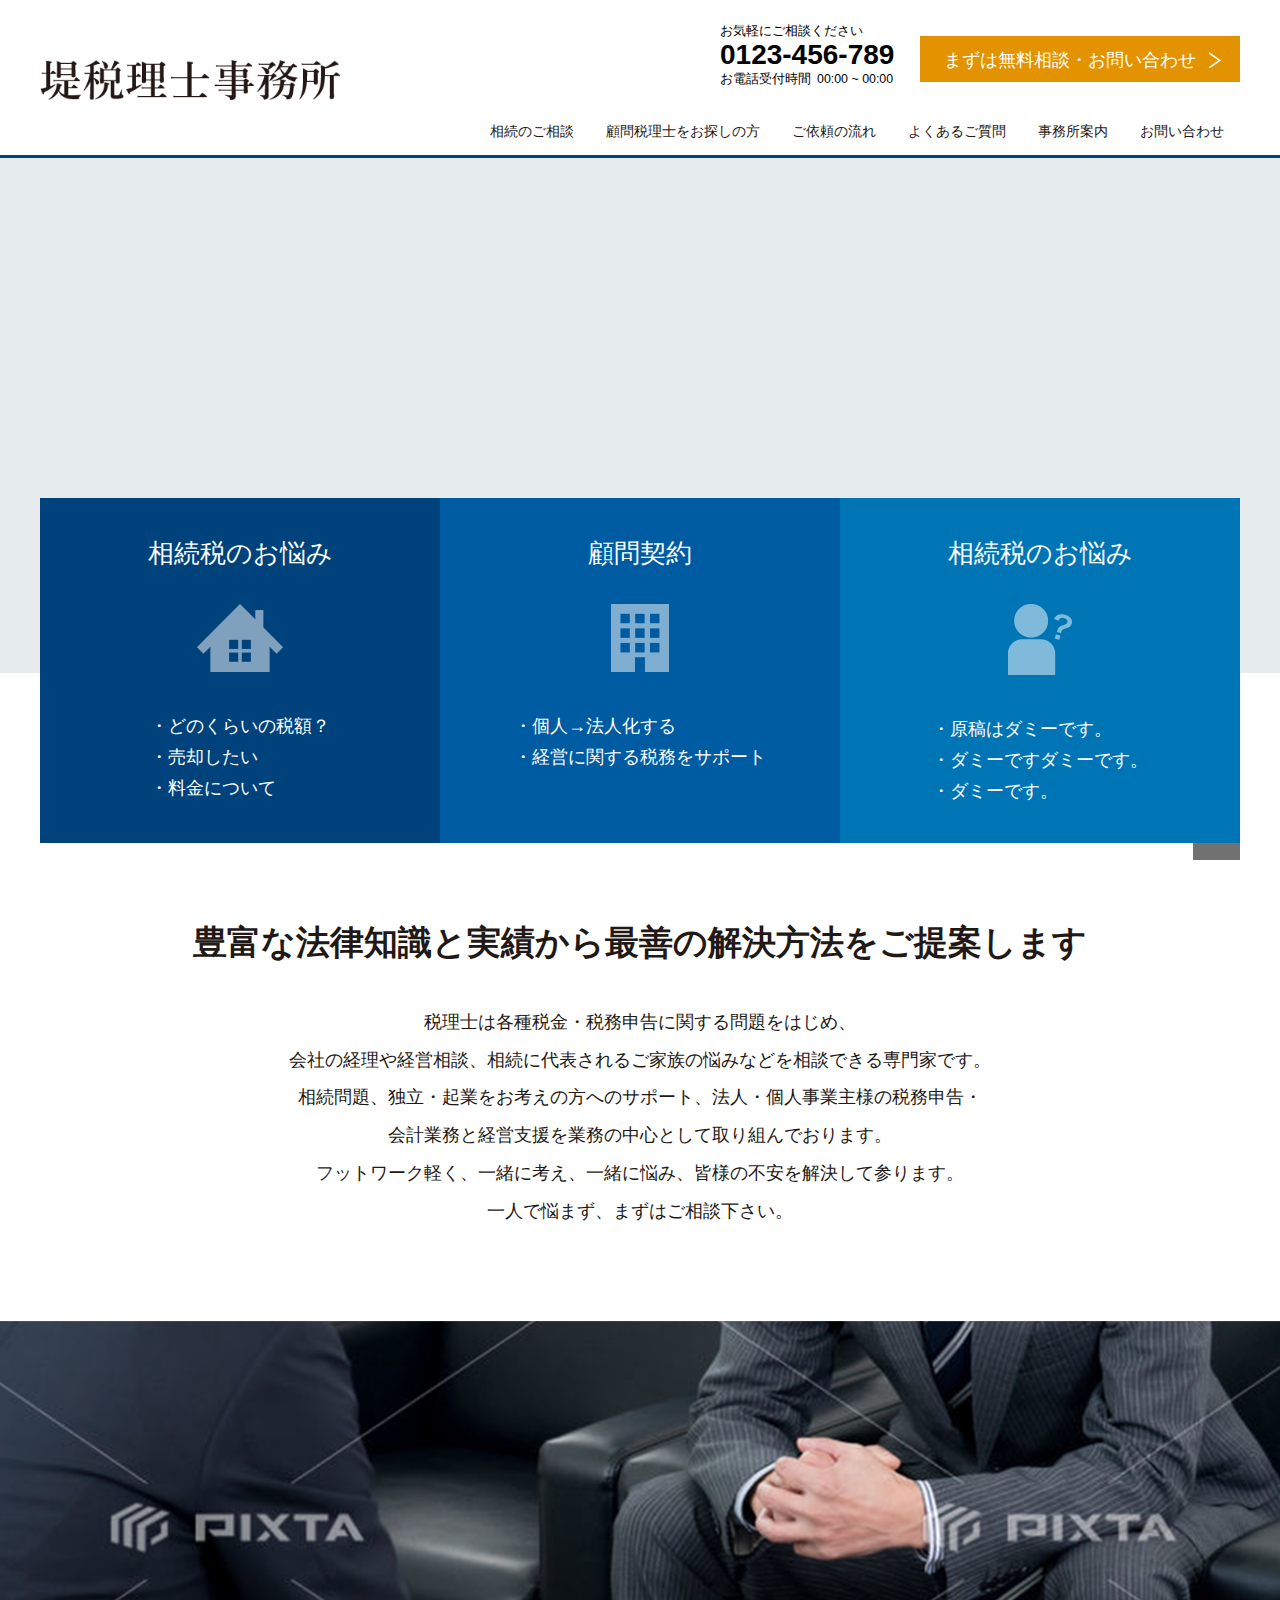
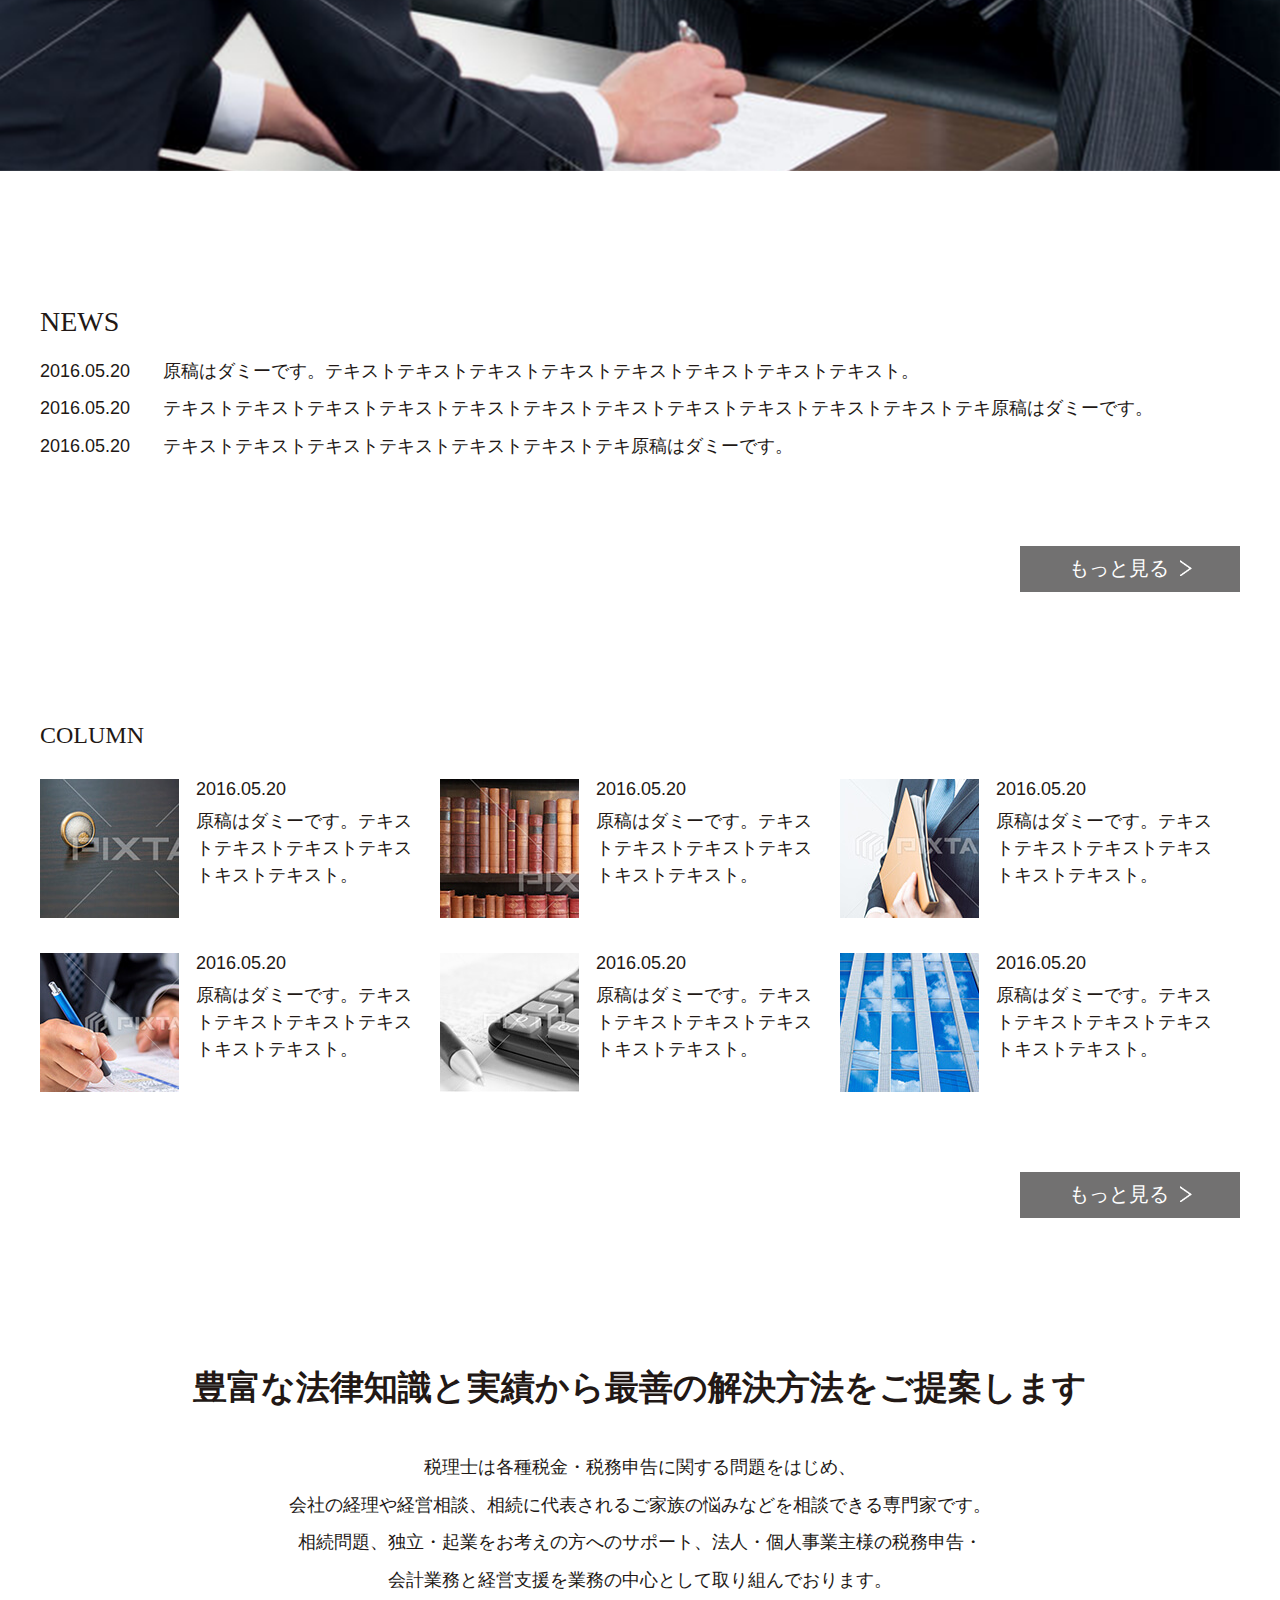
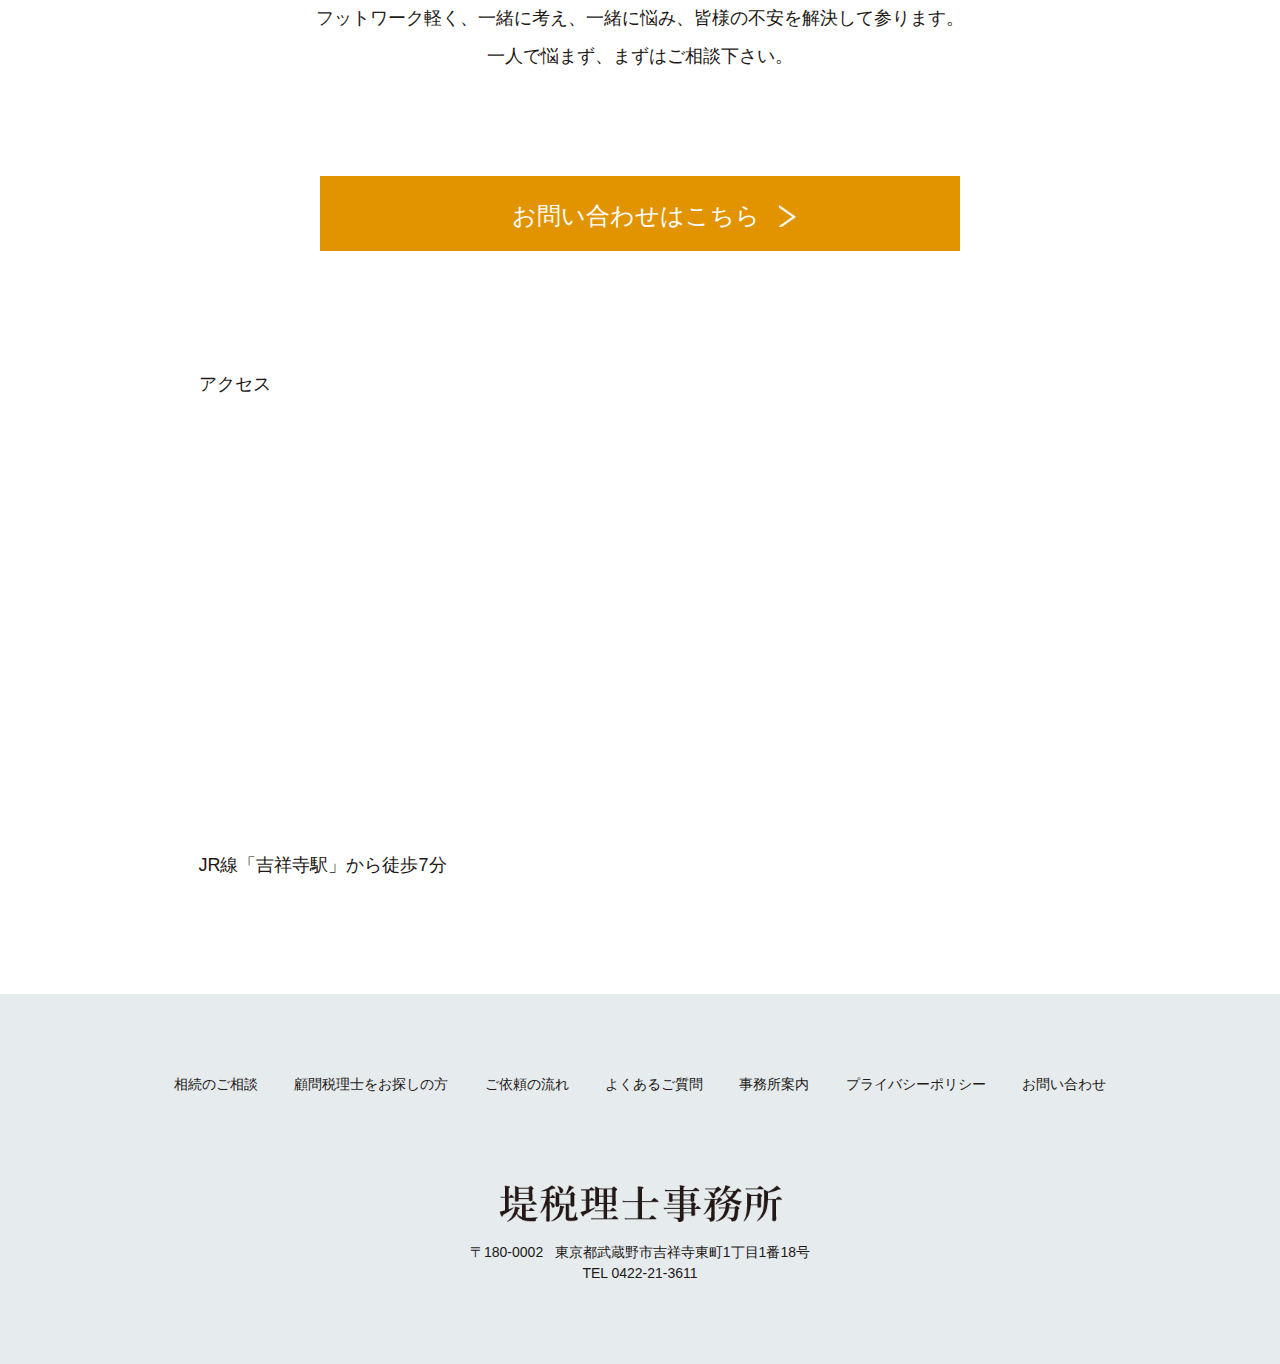
<file: index.html>
<!DOCTYPE html>
<html class="no-js" lang="ja">

<head>
    <meta charset="utf-8">
    <meta http-equiv="X-UA-Compatible" content="IE=edge">
    <meta name="viewport" content="width=device-width, initial-scale=1">
    <title>このWebサイトのタイトルが入ります。</title>
    <!-- META INFO -->
    <!-- <meta name="description" content="">
		<meta name="keywords" content="">
		<meta property="og:title" content="トップ">
		<meta property="og:type" content="website">
		<meta property="og:description" content="">
		<meta property="og:url" content="./">
		<meta property="og:image" content="./assets/img/og.png">-->
    <!-- FAVICON -->
    <link rel="shortcut icon" href="./assets/img/favicon.ico" type="image/vnd.microsoft.icon">
    <link rel="icon" href="./assets/img/favicon.ico" type="image/vnd.microsoft.icon">
    <!-- CSS -->
    <link rel="stylesheet" href="./assets/css/main.css">
    <!-- SCRIPT -->
    <script src="./assets/js/vendor/modernizr-2.8.3.min.js"></script>
    <!-- Google Analytics: change UA-XXXXX-X to be your site's ID.
		<script>
				(function(b,o,i,l,e,r){b.GoogleAnalyticsObject=l;b[l]||(b[l]=
				function(){(b[l].q=b[l].q||[]).push(arguments)});b[l].l=+new Date;
				e=o.createElement(i);r=o.getElementsByTagName(i)[0];
				e.src='//www.google-analytics.com/analytics.js';
				r.parentNode.insertBefore(e,r)}(window,document,'script','ga'));
				ga('create','UA-XXXXX-X','auto');ga('send','pageview');
		</script> -->
</head>

<body class="home" id="top">

    <!--Header-->
    <header id="main-header">
        <div class="container clearfix">
            <div class="mobile-menu">
                <img class="nav-menu-open" src="./assets/img/menu.png" alt="Menu Un-open">
                <img class="nav-menu-close" src="./assets/img/menu-close.png" alt="Menu Close">
            </div>

            <h1>
                <a href="./">
				<img class="logo" src="./assets/img/tsutsumi-img.png" alt="Tsutsumi">
			</a> </h1>

            <div class="header-right">
                <div class="head-info-container">
                    <div class="header-info">
                        <p class="large-screen-only">お気軽にご相談ください</p>
                        <h2 class="tel-phone">0123-456-789</h2>
                        <h3>お電話受付時間<span>00:00 ~ 00:00</span></h3>
                    </div>
                    <p class="orange-btn">
                        <a href="./"><span>まずは無料相談・お問い合わせ</span></a>
                    </p>
                </div>
            </div>
            <div id="menu-nav">
                <ul>
                    <li><a href="">相続のご相談</a></li>
                    <li><a href="">顧問税理士をお探しの方</a></li>
                    <li><a href="">ご依頼の流れ</a></li>
                    <li><a href="./child.html">よくあるご質問</a></li>
                    <li><a href="">事務所案内</a></li>
                    <li><a href="">お問い合わせ</a></li>
                </ul>
            </div>
        </div>
    </header>

    <!--Section 1 (3 column box)-->
    <section id="section-01">
        <div class="callout-3-box-container">
            <div class="img-container">
                <div class="img-100"><img src="./assets/img/bg-sec-1.jpg" alt="Background Section 1"></div>
            </div>
            <div class="col-3-box clearfix">

                <!-- 1 -->
                <a href="./">
                    <div class="col-one-third box-1">
                        <h3 class="col-box-title">相続税のお悩み</h3>
                        <figure>
                            <img src="./assets/img/home-icon.png" alt="home" class="img-center">
                        </figure>
                        <ul class="col-3-list">
                            <li>・どのくらいの税額？</li>
                            <li>・売却したい</li>
                            <li>・料金について</li>
                        </ul>
                    </div>
                </a>

                <!-- 2 -->
                <a href="./">
                    <div class="col-one-third box-2">
                        <h3 class="col-box-title">顧問契約</h3>
                        <figure>
                            <img src="./assets/img/bldg-icon.png" alt="building" class="img-center">
                        </figure>
                        <ul class="col-3-list">
                            <li>・個人→法人化する</li>
                            <li>・経営に関する税務をサポート</li>
                        </ul>
                    </div>
                </a>

                <!-- 3 -->
                <a href="./">
                    <div class="col-one-third box-3">
                        <h3 class="col-box-title">相続税のお悩み</h3>
                        <figure>
                            <img src="./assets/img/person-icon.png" alt="person" class="img-center">
                        </figure>
                        <ul class="col-3-list">
                            <li>・原稿はダミーです。</li>
                            <li>・ダミーですダミーです。</li>
                            <li>・ダミーです。</li>
                        </ul>
                    </div>
                </a>

            </div>
        </div>
    </section>

    <!--section 2 context-->
    <section id="section-02">
        <div class="section-02-container txt-center">
            <h2>豊富な法律知識と実績から最善の解決方法をご提案します</h2>
            <div class="content">
                <p>税理士は各種税金・税務申告に関する問題をはじめ、<br>会社の経理や経営相談、相続に代表されるご家族の悩みなどを相談できる専門家です。<br>相続問題、独立・起業をお考えの方へのサポート、法人・個人事業主様の税務申告・<br>会計業務と経営支援を業務の中心として取り組んでおります。<br>フットワーク軽く、一緒に考え、一緒に悩み、皆様の不安を解決して参ります。<br>一人で悩まず、まずはご相談下さい。</p>
            </div>
        </div>
    </section>

    <!--Section 3 (Image Callout)-->
    <section id="Section-03">
        <div id="section-03"></div>
    </section>

    <!--section 4 News-->
    <section id="section-04">
        <div class="container clearfix">
            <h2 class="section-4-title">NEWS</h2>
            <ul class="section-4-list">
                <li>
                    <span class="date">2016.05.20</span>
                    <span class="date-text">原稿はダミーです。テキストテキストテキストテキストテキストテキストテキストテキスト。</span>
                </li>
                <li>
                    <span class="date">2016.05.20</span>
                    <span class="date-text">テキストテキストテキストテキストテキストテキストテキストテキストテキストテキストテキストテキ原稿はダミーです。</span>
                </li>
                <li>
                    <span class="date">2016.05.20</span>
                    <span class="date-text">テキストテキストテキストテキストテキストテキストテキ原稿はダミーです。</span>
                </li>
            </ul>
            <div class="btn-container clearfix">
                <a href="" class="section-4-btn"><span>もっと見る</span></a>
            </div>
        </div>
    </section>






    <section id="section-05">
        <div class="container clearfix">
            <h2 class="section-5-title">COLUMN</h2>
            <div class="section-5-container clearfix">
                <div class="section-5-content">
                    <a href="./">
                        <div class="section-5-img">
                            <img src="./assets/img/column-01.jpg" alt="column image">
                        </div>
                        <div class="section-5-text">
                            <p class="section-5-date">2016.05.20</p>
                            <h3 class="section-5-h3">原稿はダミーです。テキストテキストテキストテキストキストテキスト。</h3>
                        </div>
                    </a>
                </div>

                <div class="section-5-content">
                    <a href="./">
                        <div class="section-5-img">
                            <img src="./assets/img/column-02.jpg" alt="column image">
                        </div>
                        <div class="section-5-text">
                            <p class="section-5-date">2016.05.20</p>
                            <h3 class="section-5-h3">原稿はダミーです。テキストテキストテキストテキストキストテキスト。</h3>
                        </div>
                    </a>
                </div>

                <div class="section-5-content">
                    <a href="./">
                        <div class="section-5-img">
                            <img src="./assets/img/column-03.jpg" alt="column image">
                        </div>
                        <div class="section-5-text">
                            <p class="section-5-date">2016.05.20</p>
                            <h3 class="section-5-h3">原稿はダミーです。テキストテキストテキストテキストキストテキスト。</h3>
                        </div>
                    </a>
                </div>

                <div class="section-5-content">
                    <a href="./">
                        <div class="section-5-img">
                            <img src="./assets/img/column-04.jpg" alt="column image">
                        </div>
                        <div class="section-5-text">
                            <p class="section-5-date">2016.05.20</p>
                            <h3 class="section-5-h3">原稿はダミーです。テキストテキストテキストテキストキストテキスト。</h3>
                        </div>
                    </a>
                </div>

                <div class="section-5-content">
                    <a href="./">
                        <div class="section-5-img">
                            <img src="./assets/img/column-05.jpg" alt="column image">
                        </div>
                        <div class="section-5-text">
                            <p class="section-5-date">2016.05.20</p>
                            <h3 class="section-5-h3">原稿はダミーです。テキストテキストテキストテキストキストテキスト。</h3>
                        </div>
                    </a>
                </div>

                <div class="section-5-content">
                    <a href="./">
                        <div class="section-5-img">
                            <img src="./assets/img/column-06.jpg" alt="column image">
                        </div>
                        <div class="section-5-text">
                            <p class="section-5-date">2016.05.20</p>
                            <h3 class="section-5-h3">原稿はダミーです。テキストテキストテキストテキストキストテキスト。</h3>
                        </div>
                    </a>
                </div>
            </div>
            <div class="btn-container clearfix">
                <a href="" class="column-btn"><span>もっと見る</span></a>
            </div>
        </div>
    </section>


    <!--section 6 context-->
    <section id="section-06">
        <div class="section-06-container txt-center">
            <h2>豊富な法律知識と実績から最善の解決方法をご提案します</h2>
            <div class="content">
                <p>税理士は各種税金・税務申告に関する問題をはじめ、<br>会社の経理や経営相談、相続に代表されるご家族の悩みなどを相談できる専門家です。<br>相続問題、独立・起業をお考えの方へのサポート、法人・個人事業主様の税務申告・<br>会計業務と経営支援を業務の中心として取り組んでおります。<br>フットワーク軽く、一緒に考え、一緒に悩み、皆様の不安を解決して参ります。<br>一人で悩まず、まずはご相談下さい。</p>
            </div>
        </div>

        <!--orange button-->
        <div class="btn-06-container">
            <a href="./"><span>お問い合わせはこちら</span></a>
        </div>
    </section>

    <section id="section-07">

        <div class="section-7-container">
            <p>アクセス</p>
            <iframe class="desktop-only" src="https://www.google.com/maps/embed?pb=!1m18!1m12!1m3!1d3239.7810483133976!2d139.5781207152892!3d35.707005280188405!2m3!1f0!2f0!3f0!3m2!1i1024!2i768!4f13.1!3m3!1m2!1s0x6018ee466d627797%3A0xeec901f91ad074d3!2z44CSMTgwLTAwMDIg5p2x5Lqs6YO95q2m6JS16YeO5biC5ZCJ56Wl5a-65p2x55S677yR5LiB55uu77yR4oiS77yR77yY!5e0!3m2!1sja!2sjp!4v1469159177003" width="100%" height="440" frameborder="0" style="border:0" allowfullscreen=""></iframe>
            <iframe class="mobile-only" src="https://www.google.com/maps/embed?pb=!1m18!1m12!1m3!1d3239.7810483133976!2d139.5781207152892!3d35.707005280188405!2m3!1f0!2f0!3f0!3m2!1i1024!2i768!4f13.1!3m3!1m2!1s0x6018ee466d627797%3A0xeec901f91ad074d3!2z44CSMTgwLTAwMDIg5p2x5Lqs6YO95q2m6JS16YeO5biC5ZCJ56Wl5a-65p2x55S677yR5LiB55uu77yR4oiS77yR77yY!5e0!3m2!1sja!2sjp!4v1469159177003" width="100%" height="220" frameborder="0" style="border:0" allowfullscreen=""></iframe>
            <p class="map-info">JR線「吉祥寺駅」から徒歩7分</p>
        </div>


    </section>


    <!--footer -->
    <footer>
        <div class="arrow-link-container">
            <a href="javascript:void(0)" id="return-to-top">
				<img src="./assets/img/arrow-up-gray.png" alt="Up Arrow">
			</a>
        </div>
        <div class="container">
            <div id="footer-nav">
                <ul>
                    <li><a href="">相続のご相談</a></li>
                    <li><a href="">顧問税理士をお探しの方</a></li>
                    <li><a href="">ご依頼の流れ</a></li>
                    <li><a href="./child.html">よくあるご質問</a></li>
                    <li><a href="">事務所案内</a></li>
                    <li><a href="">プライバシーポリシー</a></li>
                    <li><a href="">お問い合わせ</a></li>
                </ul>
            </div>
        </div>
        <div class="container footer-info">
            <div class="footer-container">
                <a href="./">
				<img id="logo" src="./assets/img/tsutsumi-img.png" alt="Tsutsumi Logo">
			</a>
            </div>
            <p class="footer-txt">〒180-0002&nbsp;&nbsp;&nbsp;東京都武蔵野市吉祥寺東町1丁目1番18号<br>TEL <a href="tel:0422213611">0422-21-3611</a></p>
        </div>
    </footer>


    <script src="https://ajax.googleapis.com/ajax/libs/jquery/3.1.1/jquery.min.js"></script>
    <script>
        window.jQuery || document.write('<script src="./assets/js/vendor/jquery-3.1.1.min.js"><\/script>')
    </script>
    <script src="./assets/js/main.js"></script>
</body>

</html>
</file>
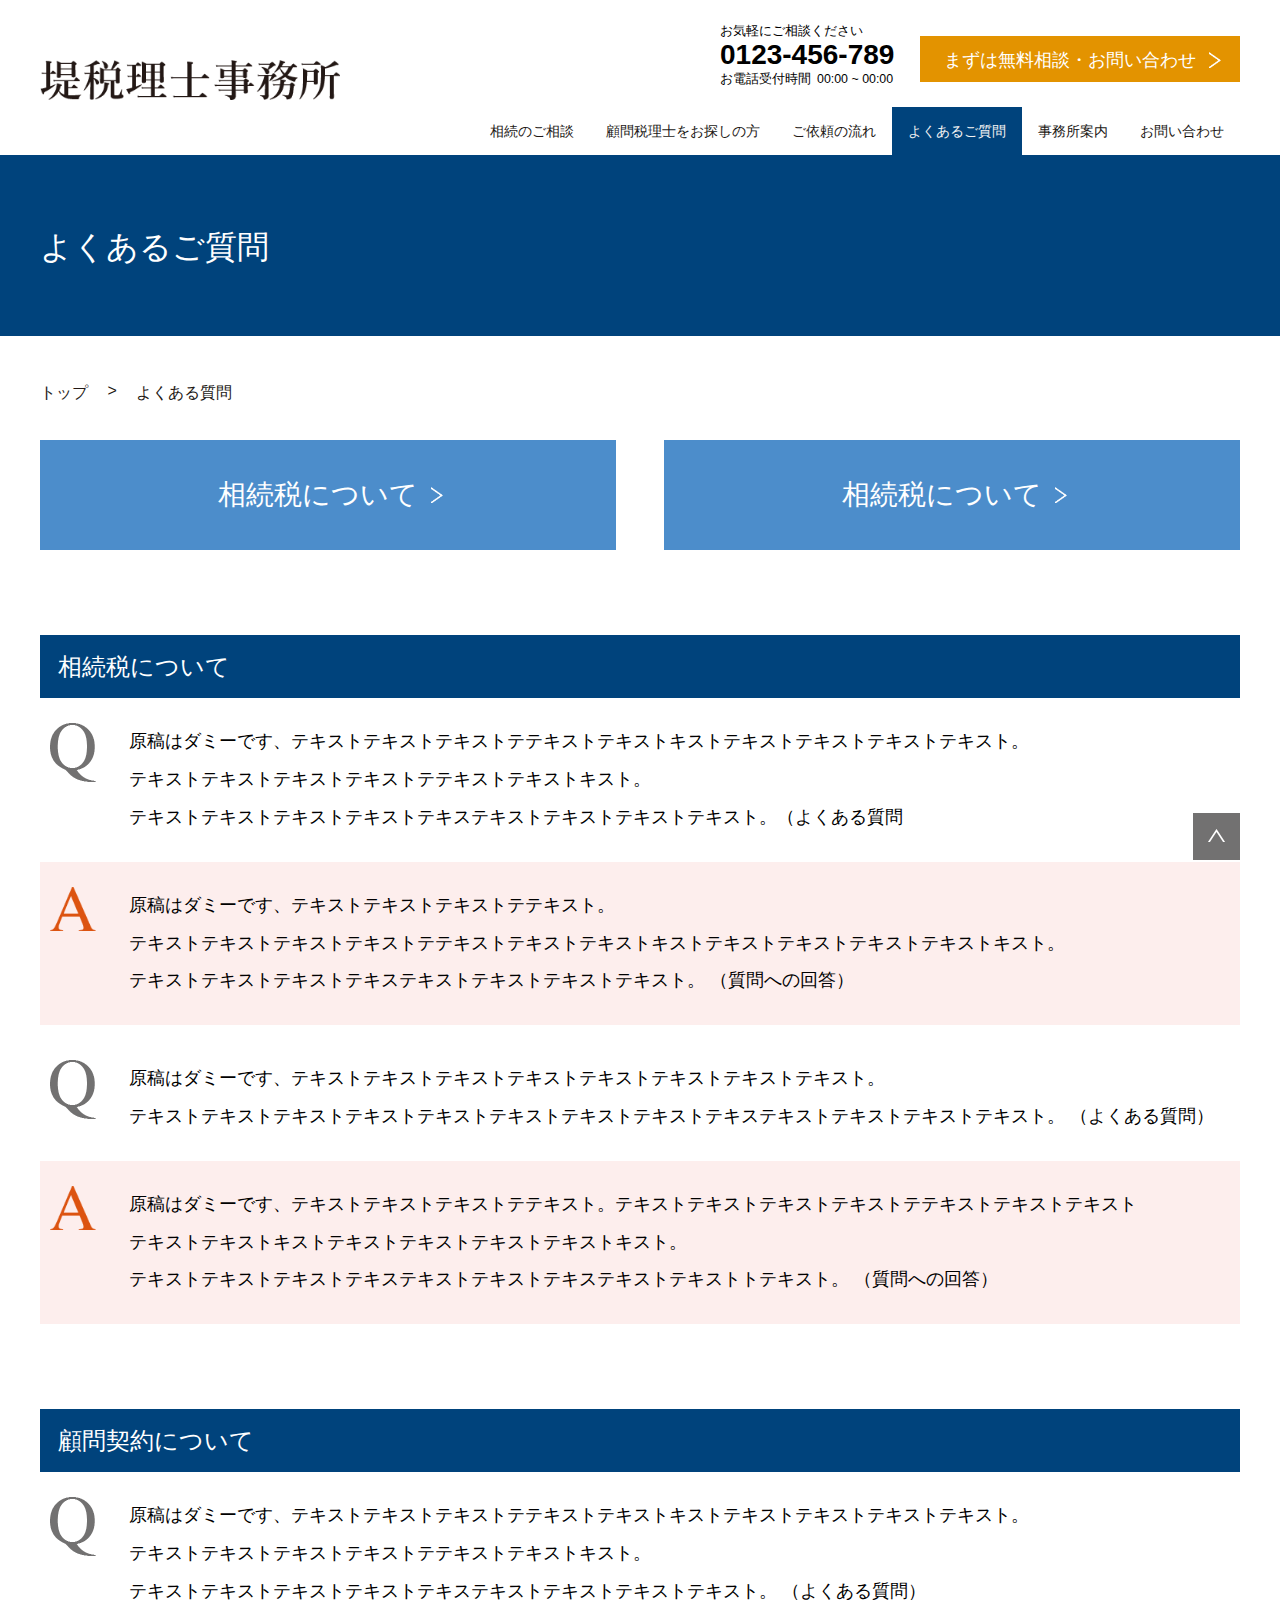
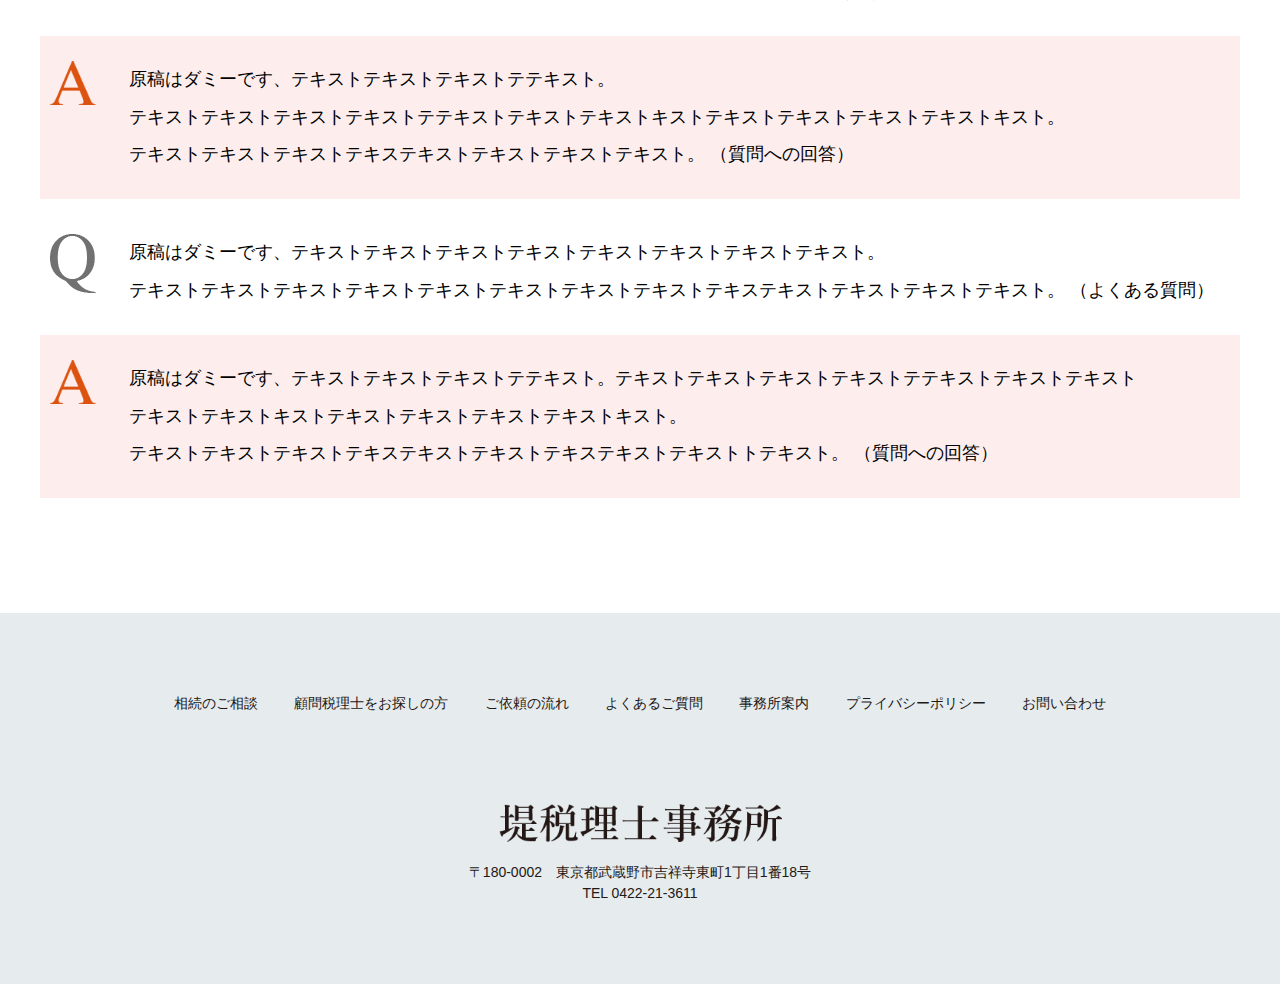
<file: child.html>
<!DOCTYPE html>
<html class="no-js" lang="ja">

<head>
    <meta charset="utf-8">
    <meta http-equiv="X-UA-Compatible" content="IE=edge">
    <meta name="viewport" content="width=device-width, initial-scale=1">
    <title>このWebサイトのタイトルが入ります。</title>
    <!-- META INFO -->
    <!-- <meta name="description" content="">
		<meta name="keywords" content="">
		<meta property="og:title" content="トップ">
		<meta property="og:type" content="website">
		<meta property="og:description" content="">
		<meta property="og:url" content="./">
		<meta property="og:image" content="./assets/img/og.png">-->
    <!-- FAVICON -->
    <link rel="shortcut icon" href="./assets/img/favicon.ico" type="image/vnd.microsoft.icon">
    <link rel="icon" href="./assets/img/favicon.ico" type="image/vnd.microsoft.icon">
    <!-- CSS -->
    <link rel="stylesheet" href="./assets/css/main.css">
    <!-- SCRIPT -->
    <script src="./assets/js/vendor/modernizr-2.8.3.min.js"></script>
    <!-- Google Analytics: change UA-XXXXX-X to be your site's ID.
		<script>
				(function(b,o,i,l,e,r){b.GoogleAnalyticsObject=l;b[l]||(b[l]=
				function(){(b[l].q=b[l].q||[]).push(arguments)});b[l].l=+new Date;
				e=o.createElement(i);r=o.getElementsByTagName(i)[0];
				e.src='//www.google-analytics.com/analytics.js';
				r.parentNode.insertBefore(e,r)}(window,document,'script','ga'));
				ga('create','UA-XXXXX-X','auto');ga('send','pageview');
		</script> -->
</head>

<body class="child">

    <!--Header-->
    <header id="main-header">
        <div class="container clearfix">
            <div class="mobile-menu">
                <img class="nav-menu-open" src="./assets/img/menu.png" alt="Menu Un-open">
                <img class="nav-menu-close" src="./assets/img/menu-close.png" alt="Menu Close">
            </div>
            <div class="img-contain ">
                <h1>
                    <a href="./">
				<img class="logo" src="assets/img/tsutsumi-img.png" alt="Tsutsumi">
                    </h1>
			</a>
            </div>
            <div class="header-right">
                <div class="head-info-container">
                 <div class="header-info">
                        <p class="large-screen-only">お気軽にご相談ください</p>
                        <h2 class="tel-phone">0123-456-789</h2>
                        <h3>お電話受付時間<span>00:00 ~ 00:00</span></h3>
                    </div>
                    <p class="orange-btn">
                        <a href=""><span>まずは無料相談・お問い合わせ</span></a>
                    </p>
                </div>
            </div>
            <div id="menu-nav">
                <ul>
                    <li><a href="./">相続のご相談</a></li>
                    <li><a href="./">顧問税理士をお探しの方</a></li>
                    <li><a href="./">ご依頼の流れ</a></li>
                    <li><a href="./child.html" class="active">よくあるご質問</a></li>
                    <li><a href="./">事務所案内</a></li>
                    <li><a href="./" class="pad-right-0">お問い合わせ</a></li>
                </ul>
            </div>
        </div>
    </header>



    <!---->
    <section id="child-sec-01">
        <div class="container child-sec-01-container">
            <h2>よくあるご質問</h2>
        </div>
    </section>


    <!--breadcrumbs-->
    <section class="container">
        <div class="breadcrumb-container">
            <ul>
                <li>トップ</li>
                <li class="breadcrumbs-space"> > </li>
                <li>よくある質問</li>
            </ul>
        </div>
    </section>

    <!--2 buttons-->

    <section class="container">
        <div class="container btns-container clearfix">
            <div class="btn-1-container">
                <a href="" class="blue-2-button"><span>相続税について</span></a>
            </div>
            <div class="btn-2-container">
                <a href="" class="blue-2-button"><span>相続税について</span></a>
            </div>
        </div>
    </section>

    <!--section Q and A-->
    <section>

        <div class="container">
            <div class="qa-container">
                <div class="qa-title">
                    <h2>相続税について</h2>
                </div>

                <div class="question">
                    <div class="icon-container">
                        <img src="assets/img/Q-logo.png" alt="Q Logo">
                    </div>
                    <div class="faq-txt">
                        <p>原稿はダミーです、テキストテキストテキストテテキストテキストキストテキストテキストテキストテキスト。<br>テキストテキストテキストテキストテテキストテキストキスト。<br>テキストテキストテキストテキストテキステキストテキストテキストテキスト。<span>（よくある質問</span></p>
                    </div>
                </div>
                <div class="answer">
                    <div class="icon-container">
                        <img src="assets/img/A-logo.png" alt="A Logo">
                    </div>
                    <div class="faq-txt">
                        <p>原稿はダミーです、テキストテキストテキストテテキスト。<br> テキストテキストテキストテキストテテキストテキストテキストキストテキストテキストテキストテキストキスト。 <br>テキストテキストテキストテキステキストテキストテキストテキスト。 <span>（質問への回答）</span></p>
                    </div>
                </div>


                <div class="pad-t-20">
                    <div class="question">
                        <div class="icon-container">
                            <img src="assets/img/Q-logo.png" alt="Q Logo">
                        </div>
                        <div class="faq-txt">
                            <p>原稿はダミーです、テキストテキストテキストテキストテキストテキストテキストテキスト。<br> テキストテキストテキストテキストテキストテキストテキストテキストテキステキストテキストテキストテキスト。 <span>（よくある質問）</span></p>
                        </div>
                    </div>
                    <div class="answer">
                        <div class="icon-container">
                            <img src="assets/img/A-logo.png" alt="A Logo">
                        </div>
                        <div class="faq-txt">
                            <p>原稿はダミーです、テキストテキストテキストテテキスト。テキストテキストテキストテキストテテキストテキストテキスト <br> テキストテキストキストテキストテキストテキストテキストキスト。
                                <br> テキストテキストテキストテキステキストテキストテキステキストテキストトテキスト。 <span>（質問への回答）</span></p>
                        </div>
                    </div>
                </div>



            </div>
        </div>


        <div class="container">
            <div class="qa-container">
                <div class="qa-title">
                    <h2>顧問契約について</h2>
                </div>

                <div class="question">
                    <div class="icon-container">
                        <img src="assets/img/Q-logo.png" alt="Q Logo">
                    </div>
                    <div class="faq-txt">
                        <p>原稿はダミーです、テキストテキストテキストテテキストテキストキストテキストテキストテキストテキスト。<br> テキストテキストテキストテキストテテキストテキストキスト。
                            <br> テキストテキストテキストテキストテキステキストテキストテキストテキスト。 <span>（よくある質問）</span></p>
                    </div>
                </div>
                <div class="answer">
                    <div class="icon-container">
                        <img src="assets/img/A-logo.png" alt="A Logo">
                    </div>
                    <div class="faq-txt">
                        <p>原稿はダミーです、テキストテキストテキストテテキスト。<br> テキストテキストテキストテキストテテキストテキストテキストキストテキストテキストテキストテキストキスト。
                            <br> テキストテキストテキストテキステキストテキストテキストテキスト。 <span>（質問への回答）</span></p>
                    </div>
                </div>

                <div class="pad-t-20">
                    <div class="question">
                        <div class="icon-container">
                            <img src="assets/img/Q-logo.png" alt="Q Logo">
                        </div>
                        <div class="faq-txt">
                            <p>原稿はダミーです、テキストテキストテキストテキストテキストテキストテキストテキスト。<br> テキストテキストテキストテキストテキストテキストテキストテキストテキステキストテキストテキストテキスト。 <span>（よくある質問）</span></p>
                        </div>
                    </div>
                    <div class="answer">
                        <div class="icon-container">
                            <img src="assets/img/A-logo.png" alt="A Logo">
                        </div>
                        <div class="faq-txt">
                            <p>原稿はダミーです、テキストテキストテキストテテキスト。テキストテキストテキストテキストテテキストテキストテキスト <br> テキストテキストキストテキストテキストテキストテキストキスト。
                                <br> テキストテキストテキストテキステキストテキストテキステキストテキストトテキスト。 <span>（質問への回答）</span></p>
                        </div>
                    </div>
                </div>


            </div>
        </div>
        
        <div class="arrow-link-container">
            <a href="javascript:void(0)" id="return-to-top">
				<img src="./assets/img/arrow-up-gray.png" alt="Up Arrow">
			</a>
        </div>
    </section>







    <!--footer -->
    <footer>
        <div class="container">
            <div id="footer-nav">
                <ul>
                    <li><a href="./">相続のご相談</a></li>
                    <li><a href="./">顧問税理士をお探しの方</a></li>
                    <li><a href="./">ご依頼の流れ</a></li>
                    <li><a href="./child.html">よくあるご質問</a></li>
                    <li><a href="./">事務所案内</a></li>
                    <li><a href="./">プライバシーポリシー</a></li>
                    <li><a href="./">お問い合わせ</a></li>
                </ul>
            </div>
        </div>
        <div class="container footer-info">
            <div class="footer-container">
                <a href="./">
				<img id="logo" src="assets/img/tsutsumi-img.png" alt="Tsutsumi Logo">
			</a>
            </div>
            <p class="footer-txt">〒180-0002　東京都武蔵野市吉祥寺東町1丁目1番18号<br>TEL <a href="tel:0422213611">0422-21-3611</a></p>
        </div>
    </footer>


    <script src="https://ajax.googleapis.com/ajax/libs/jquery/3.1.1/jquery.min.js"></script>
    <script>
        window.jQuery || document.write('<script src="./assets/js/vendor/jquery-3.1.1.min.js"><\/script>')
    </script>
      <script src="./assets/js/main.js"></script>
</body>

</html>
</file>
<file: assets/css/main.css>
﻿*{margin:0;padding:0}body{margin:0;padding:0;display:block;box-sizing:border-box;font-family:Helvetica Neue,Helvetica,Arial,"Hiragino Kaku Gothic ProN",sans-serif}@media only screen and (min-width: 1241px){body{min-width:1100px}footer{margin-top:115px;padding:80px 0}footer .footer-container{margin-top:90px}footer .footer-container img{width:283px;height:auto}}@media only screen and (max-width: 1240px) and (min-width: 768px){footer{margin-top:60px;padding:30px 0}footer .footer-container{margin-top:25px}footer .footer-container img{width:160px;height:auto}}@media only screen and (max-width: 767.5px){footer{margin-top:80px}footer #footer-nav li{color:#221815;font-size:13px;line-height:1.5;display:block;text-align:left;border-bottom:#a0a0a0 1px solid}footer #footer-nav li a{padding:15px 15px;display:block;color:#fff;background:#00437c;text-decoration:none}footer .footer-info{padding:30px 0;position:relative}footer .footer-info .footer-container{text-align:center;font-size:0;line-height:0;width:160px;margin-left:auto;margin-right:auto}footer .footer-info .footer-container a img{width:160px}footer .footer-info .footer-txt{font-size:10px;line-height:1.4;text-align:center;margin-top:12px;color:#221815}}.mar-top-30{margin-top:30px !important}.pad-t-20{padding-top:10px !important}.clearfix::after{display:table;clear:both;content:""}.img-center{margin:0 auto;display:block}.txt-center{text-align:center}.img-container{width:100%;height:100%}.img-100 img{width:100%;height:auto}#main-header{border-bottom:3px solid #00437c}.head-info-container .orange-btn{float:right;text-align:center}.head-info-container .orange-btn a{display:block;border:#e39300 2px solid;box-sizing:border-box;background:#e39300;color:#fff;text-decoration:none;opacity:1}.head-info-container .orange-btn a:hover{opacity:0.7;transition:all .2s linear}.head-info-container .orange-btn span{position:relative}#menu-nav ul{list-style:none;overflow:auto}#menu-nav li{float:left;font-size:14px;line-height:48px}@media only screen and (min-width: 1241px){#main-header .logo{width:300px;height:auto}#main-header h1{margin-top:60px;width:320px;float:left;font-size:0;line-height:0}.container{margin:0 auto;width:1200px}.header-right{float:right}.header-right .head-info-container .header-info{width:200px;float:left;margin-top:23px}.header-right .head-info-container .header-info p{margin:0;font-size:13px;line-height:1.2}.header-right .head-info-container .header-info .tel-phone{margin-top:5px;margin-bottom:0;font-size:28px;font-weight:bold;line-height:.8}.header-right .head-info-container .header-info h3{margin-top:5px;font-size:13px;line-height:1.2;font-weight:normal}.header-right .head-info-container .header-info h3 span{margin-left:6px;font-size:12.4px;line-height:1.2}.header-right .head-info-container .orange-btn{width:320px;margin-top:36px;font-size:18px;line-height:1}.header-right .head-info-container .orange-btn a{padding-right:20px;height:46px;line-height:2.5;opacity:1}.header-right .head-info-container .orange-btn a:hover{background:#fff;opacity:0.7;transition:all .2s linear;color:#e39300}.header-right .head-info-container .orange-btn span::after{content:"";position:absolute;background:url("./../img/arrow_right_white.png") no-repeat 0 0;background-size:12px auto;top:2px;right:-25px;width:12px;height:16px}.header-right .head-info-container .orange-btn a:hover span:after{background:url("./../img/arrow_right_orange.png") no-repeat 0 0;background-size:10px auto}#menu-nav{margin-top:20px;float:right;display:block !important}#menu-nav a{display:block;padding-left:16px;padding-right:16px;color:#221815;text-decoration:none}#menu-nav a:hover{color:#f2f2f2;background-color:#00437c}#menu-nav .active{color:#f2f2f2 !important;background-color:#00437c}}@media only screen and (max-width: 1240px) and (min-width: 768px){.large-screen-only{display:none}.container{margin-left:20px;margin-right:20px}#main-header{box-sizing:border-box;padding:0 20px;background:#fff}#main-header .container{margin:0;width:100%}.header-right{width:440px;float:right}.header-right .head-info-container{width:440px;float:right}.header-right .head-info-container .header-info{width:160px;float:left;margin-top:10px}.header-right .head-info-container .header-info p{font-size:11px;line-height:1.2;font-weight:normal}.header-right .head-info-container .header-info h2{margin-top:6px;font-size:23px;font-weight:bold}.header-right .head-info-container .header-info h3{font-size:11px;text-align:center;font-weight:normal}.header-right .head-info-container .header-info h3 span{margin-left:6px}.header-right .head-info-container .orange-btn{width:260px;float:right;margin-top:13px;color:#fff;font-size:15px;line-height:1.4;text-align:center;font-weight:normal;opacity:1}.header-right .head-info-container .orange-btn a{padding-right:20px;color:#fff;text-decoration:none;display:block;height:42px;line-height:38px;border:#e39300 2px solid;box-sizing:border-box;background:#e39300;opacity:1}.header-right .head-info-container .orange-btn a:hover{background:#fff;opacity:0.7;transition:all .2s linear;color:#e39300}.header-right .head-info-container .orange-btn span::after{content:"";background:url("./../img/arrow_right_white.png") no-repeat 0 0;background-size:10px auto;position:absolute;top:2px;right:-20px;width:10px;height:14px}.header-right .head-info-container .orange-btn a:hover span:after{background:url("./../img/arrow_right_orange.png") no-repeat 0 0;background-size:10px auto}#main-header h1{margin-top:36px;width:180px;float:left;font-size:0;line-height:0}#main-header .logo{width:180px;height:auto}#menu-nav{margin-top:6px;float:right;width:100%;display:block !important}#menu-nav a{color:#221815;text-decoration:none}#menu-nav ul{float:right}#menu-nav li{float:left;color:#221815;font-size:13px;line-height:36px;margin-right:13px}#menu-nav a:hover{color:#336896 !important}#menu-nav .active{color:#336896 !important}}@media only screen and (min-width: 768px){.mobile-menu{display:none}large-screen-only{display:none}}@media only screen and (max-width: 767px){large-screen-only{display:none}.mobile-menu{position:absolute;top:17px;left:11px;width:30px;height:30px}.mobile-menu img{width:30px !important;height:30px !important}#main-header h1{width:160px;font-size:0;line-height:0;padding:22px 0;margin-left:auto;margin-right:auto}#main-header img{width:160px;height:auto}#main-header .header-right,#main-header #menu-nav{display:none}#main-header #menu-nav li{float:none !important;color:#221815;font-size:13px;line-height:1.5;border-bottom:#a0a0a0 1px solid}#main-header #menu-nav li a{padding:15px 15px;display:block;color:#fff;text-decoration:none;background-color:#00437c}#menu-nav{background:#fff;position:absolute;width:100%;z-index:999}}#section-01{background-color:#e6ebee}.callout-3-box-container{position:relative}.callout-3-box-container .col-3-list{display:table}.callout-3-box-container .box-1{background-color:#00437c;opacity:1}.callout-3-box-container .box-1:hover{opacity:0.7;transition:all .2s linear}.callout-3-box-container .box-2{background-color:#005ca2;opacity:1}.callout-3-box-container .box-2:hover{opacity:0.7;transition:all .2s linear}.callout-3-box-container .box-3{opacity:1;background-color:#0075b6}.callout-3-box-container .box-3:hover{opacity:0.7;transition:all .2s linear}@media only screen and (min-width: 1241px){.col-3-box{width:1200px;position:absolute;bottom:-170px;left:0;right:0;margin-left:auto;margin-right:auto;z-index:1;background-color:#fff}.col-3-box .col-one-third{width:400px !important;height:345px;float:left !important}.col-3-box .col-one-third figure{margin-top:35px;text-align:center;font-size:0;line-height:0}.col-3-box .col-one-third .col-box-title{padding-top:40px !important;color:#fff;font-size:26px;line-height:1.2;font-weight:normal;text-align:center}.col-3-box .col-one-third .col-3-list{margin:41px auto 0}.col-3-box .col-one-third ul{padding-left:0;list-style-type:none}.col-3-box .col-one-third p,.col-3-box .col-one-third ul li{margin-bottom:4px;color:#fff;font-size:18px;line-height:1.5;font-weight:normal}}@media only screen and (max-width: 1240px) and (min-width: 768px){.col-box-title{padding-top:40px !important}.col-3-list{padding-bottom:30px !important}}@media only screen and (max-width: 767px){a{text-decoration:none !important}#section-01{background-color:#fff !important}.col-3-box{margin:12px 12px 0}.col-3-box .col-one-third .col-box-title{padding-top:40px !important}.col-3-box .col-one-third .col-3-list{padding-bottom:30px !important}.col-3-box .col-one-third h3{color:#fff;font-size:20px;line-height:1.2;font-weight:normal;text-align:center}.col-3-box .col-one-third figure{margin-top:30px;text-align:center;font-size:0;line-height:0}.col-3-box .col-one-third figure img{width:64px;height:auto}.col-3-box .col-one-third ul{margin:25px auto 0;list-style-type:none}.col-3-box .col-one-third ul li{color:#fff;font-size:13px;line-height:1.5;font-weight:normal;margin-bottom:4px}}@media only screen and (max-width: 1240px) and (min-width: 768px){.col-3-box{margin-left:auto;margin-right:auto}.col-3-box .col-one-third{width:33.33332%;height:260px;float:left}.col-3-box .col-one-third h3{color:#fff;font-size:20px;line-height:1.2;font-weight:normal;text-align:center}.col-3-box .col-one-third a{padding-top:30px;height:260px;box-sizing:border-box;display:block;text-decoration:none}.col-3-box .col-one-third figure{margin-top:25px;text-align:center;font-size:0;line-height:0}.col-3-box .col-one-third figure img{width:60px;height:auto}.col-3-box .col-one-third ul{margin:25px auto 0;list-style-type:none}.col-3-box .col-one-third ul li{color:#fff;font-size:14px;line-height:1.4;font-weight:normal;margin-bottom:4px}}.section-02-container p{margin-bottom:0;font-size:18px;line-height:40px}.section-02-container h2{font-family:'Times New Roman', 'Times', 'Hiragino Mincho ProN', '∩╝¡∩╝│ ∩╝░µÿÄµ£¥', 'MS PMincho', Meiryo, serif;margin:0;color:#221815}@media only screen and (min-width: 1241px){#section-02{margin-top:250px}#section-02 .section-02-container h2{margin:0;font-family:'Times New Roman', 'Times', 'Hiragino Mincho ProN', '∩╝¡∩╝│ ∩╝░µÿÄµ£¥', 'MS PMincho', Meiryo, serif;color:#221815;font-size:34px;line-height:1.2;font-weight:bold;text-align:center}#section-02 .section-02-container .content{margin-top:40px}#section-02 .section-02-container .content p{margin-top:0;color:#221815;font-size:18px;line-height:2.1;text-align:center}}@media only screen and (max-width: 1240px) and (min-width: 768px){#section-02{margin-top:60px}#section-02 .section-02-container h2{margin:0;font-size:34px;line-height:1.2;font-weight:bold}#section-02 .section-02-container .content{margin-top:20px}#section-02 .section-02-container .content p{font-size:15px;line-height:1.8}}@media only screen and (max-width: 767.5px){#section-02{margin:40px 12px}#section-02 h2{text-align:left !important;font-size:24px;font-weight:bold !important;line-height:1.4}#section-02 p{text-align:left !important;font-size:12px;line-height:2}#section-02 .content{margin-top:20px}#section-02 .content br{display:none}}#section-03{background-image:url("./../img/background-pixta-img.png");background-repeat:no-repeat;background-position:center center;background-size:cover}@media only screen and (min-width: 1241px){#section-03{margin-top:90px;width:100%;height:450px}}@media only screen and (max-width: 1240px) and (min-width: 768px){#section-03{margin-top:50px;width:100%;height:240px}}@media only screen and (max-width: 767px){#section-03{margin-top:35px;width:100%;height:160px}}.section-4-title{font-family:'Times New Roman', 'Times', 'Hiragino Mincho ProN', '∩╝¡∩╝│ ∩╝░µÿÄµ£¥', 'MS PMincho', Meiryo, serif;color:#221815;font-weight:400}@media only screen and (min-width: 1241px){.section-4-title{font-size:28px;line-height:1.5}#section-04{margin-top:130px}#section-04 .section-4-list{margin-top:10px;padding:0;list-style-position:outside;list-style:none}#section-04 .section-4-list li span{color:#221815;text-decoration:none;font-size:18px;line-height:2.1}#section-04 .section-4-list .date-text{margin-left:28px}.btn-container{margin-top:80px;width:220px;float:right;color:#fff;font-weight:normal;text-align:center}.btn-container .section-4-btn{font-size:20px;line-height:40px;background:#727171;border:#727171 2px solid;box-sizing:border-box;padding-right:23px;color:#fff;text-decoration:none;display:block;height:46px;opacity:1}.btn-container .section-4-btn span{position:relative}.btn-container .section-4-btn span::after{content:'';background:url(./../img/arrow_right_white.png) no-repeat 0 0;background-size:12px auto;position:absolute;top:3px;right:-23px;width:12px;height:16px}.btn-container .section-4-btn:hover{background-color:#fff;color:#727171}.btn-container .section-4-btn:hover span:after{content:'';background:url(./../img/arrow_right_gray.png) no-repeat 0 0;background-size:12px auto;position:absolute;top:3px;right:-23px;width:12px;height:16px}}@media only screen and (max-width: 1240px) and (min-width: 768px){.section-4-title{font-size:26px;line-height:1.2}#section-04{margin-top:60px}#section-04 .section-4-list{list-style:none}#section-04 .section-4-list li{margin-top:15px}#section-04 .section-4-list span{font-size:15px;line-height:1.5;padding-right:30px;display:table-cell}#section-04 .section-4-list span .date-text{margin-left:18px}.btn-container{font-weight:normal;text-align:center;margin:30px auto 0;width:220px;color:#fff;font-size:15px}.btn-container .section-4-btn{line-height:38px;background:#727171;border:#727171 2px solid;box-sizing:border-box;padding-right:12px;color:#fff;text-decoration:none;display:block;height:42px;transition:all .25s ease-out;opacity:1}.btn-container .section-4-btn span{position:relative}.btn-container .section-4-btn span::after{content:"";background:url("./../img/arrow_right_white.png") no-repeat 0 0;background-size:10px auto;position:absolute;top:3px;right:-20px;width:10px;height:16px}.btn-container .section-4-btn:hover{background-color:#fff;color:#727171}.btn-container .section-4-btn:hover span:after{content:'';background:url(./../img/arrow_right_gray.png) no-repeat 0 0;background-size:10px auto;position:absolute;top:3px;right:-20px;width:10px;height:16px}}@media only screen and (max-width: 767.5px){#section-04{margin:60px 12px 0}#section-04 .section-4-list li{margin-top:18px;list-style-type:none}#section-04 span.date{color:#221815;font-size:12px;line-height:1.7;font-weight:bold}#section-04 span.date-text{display:block;color:#221815;font-size:12px;line-height:1.7}.btn-container{width:190px;margin:40px auto 0}.btn-container .section-4-btn{background:#727171;color:#fff;font-size:13px;text-align:center;padding-right:12px;text-decoration:none;display:block;height:40px;border:2px solid #727171;line-height:40px;opacity:1}.btn-container .section-4-btn span{position:relative}.btn-container .section-4-btn span::after{content:'';background:url(./../img/arrow_right_white.png) no-repeat 0 0;background-size:8px auto;position:absolute;top:2px;right:-18px;width:8px;height:11px}.btn-container .section-4-btn:hover{background-color:#fff;color:#727171}.btn-container .section-4-btn:hover span:after{content:'';background:url(./../img/arrow_right_gray.png) no-repeat 0 0;background-size:10px auto;position:absolute;top:2px;right:-18px;width:8px;height:11px}}.section-5-title{font-family:'Times New Roman', 'Times', 'Hiragino Mincho ProN', '∩╝¡∩╝│ ∩╝░µÿÄµ£¥', 'MS PMincho', Meiryo, serif;color:#221815;font-weight:400}.section-5-content{opacity:1}.section-5-content a{text-decoration:none}.section-5-content .section-5-img{margin-right:17px;float:left;line-height:0}.section-5-content .section-5-date{margin-top:0}.section-5-content .column-exerpt{margin:0}.section-5-content:hover{opacity:0.7;transition:all .2s linear}.orange-btn-2{color:#fff;text-align:center;font-weight:normal;padding:30px}.orange-btn-2 a{border:#e39300 2px solid;box-sizing:border-box;background:#e39300;text-decoration:none;display:block;color:#fff;height:46px;padding-top:10px}.orange-btn-2 span{position:relative}@media only screen and (min-width: 1241px){.btn-container{text-align:center;margin-top:80px;width:220px;color:#fff;font-weight:normal;float:right}.btn-container .column-btn{background:#727171;border:#727171 2px solid;padding-right:23px;color:#fff;text-decoration:none;display:block;height:46px;font-size:20px;line-height:40px;box-sizing:border-box;opacity:1}.btn-container .column-btn span{position:relative}.btn-container .column-btn span::after{content:' ';background:url(./../img/arrow_right_white.png) no-repeat 0 0;background-size:12px auto;position:absolute;top:3px;right:-23px;width:12px;height:16px}.btn-container .column-btn:hover{background-color:#fff;color:#727171}.btn-container .column-btn:hover span:after{content:'';background:url(./../img/arrow_right_gray.png) no-repeat 0 0;background-size:12px auto;position:absolute;top:3px;right:-23px;width:12px;height:16px}#section-05{margin-top:130px}#section-05 .section-5-container{margin-top:30px}#section-05 .section-5-container .section-5-content{margin-top:35px;width:400px;float:left}#section-05 .section-5-container .section-5-content .section-5-date{color:#221815;font-size:18px}#section-05 .section-5-container .section-5-content .section-5-h3{margin-top:8px;color:#221815;font-size:18px;line-height:1.5;font-weight:400}#section-05 .section-5-container .section-5-content:nth-child(1),#section-05 .section-5-container .section-5-content:nth-child(2),#section-05 .section-5-container .section-5-content:nth-child(3){margin-top:0 !important}.orange-btn{width:320px;margin-top:36px;font-size:18px;line-height:1}.orange-btn a{padding-right:20px;height:46px;line-height:2.5}.orange-btn span::after{content:"";position:absolute;background:url("./../img/arrow_right_white.png") no-repeat 0 0;background-size:12px auto;top:2px;right:-25px;width:12px;height:16px}}@media only screen and (max-width: 1240px) and (min-width: 768px){.btn-container{font-size:15px;font-weight:normal;text-align:center;margin:30px auto 0;width:220px;color:#fff}.btn-container .column-btn{height:42px;line-height:38px;padding-right:12px;color:#fff;text-decoration:none;display:block;background:#727171;border:#727171 2px solid;box-sizing:border-box;opacity:1}.btn-container .column-btn span{position:relative}.btn-container .column-btn span::after{content:"";background:url("./../img/arrow_right_white.png") no-repeat 0 0;background-size:10px auto;position:absolute;right:-20px;width:10px;top:3px;height:16px}.btn-container .column-btn:hover{background-color:#fff;color:#727171}.btn-container .column-btn:hover span:after{content:'';background:url(./../img/arrow_right_gray.png) no-repeat 0 0;background-size:12px auto;position:absolute;right:-20px;width:10px;top:3px;height:16px}#section-05{margin-top:80px}#section-05 .section-5-content{width:48%;float:left;margin-bottom:15px}#section-05 .section-5-content .section-5-date{color:#221815;font-size:15px;line-height:1.5}#section-05 .section-5-content .section-5-h3{font-size:15px;line-height:1.5;font-weight:400;margin-top:4px;color:#221815}.orange-btn{font-size:15px;line-height:1.4;text-align:center;font-weight:normal;width:260px;float:right;margin-top:13px;color:#fff}.orange-btn a{padding-right:20px;color:#fff;text-decoration:none;display:block;height:42px;border:#e39300 2px solid;box-sizing:border-box;line-height:38px;background:#e39300}.orange-btn span::after{content:"";background:url("./../img/arrow_right_white.png") no-repeat 0 0;background-size:10px auto;position:absolute;top:2px;right:-20px;width:10px;height:14px}}@media only screen and (min-width: 768px){.section-5-text{padding-right:20px}.column-content:nth-child(3) .section-5-text,.column-content:nth-child(6) .section-5-text{padding-right:0}}@media only screen and (max-width: 767.5px){.btn-container{width:190px;margin:40px auto 0}.btn-container .column-btn{line-height:40px;background:#727171;color:#fff;font-size:13px;padding-right:12px;text-decoration:none;display:block;height:40px;border:2px solid #727171;text-align:center;opacity:1}.btn-container .column-btn span{position:relative}.btn-container .column-btn span::after{content:'';position:absolute;top:2px;right:-18px;width:8px;height:11px;background:url(./../img/arrow_right_white.png) no-repeat 0 0;background-size:8px auto;transition:all .25s ease-out}.btn-container .column-btn:hover{background-color:#fff;color:#727171}.btn-container .column-btn:hover span:after{content:'';background:url(./../img/arrow_right_gray.png) no-repeat 0 0;background-size:12px auto;position:absolute;top:2px;right:-18px;width:8px;height:11px}#section-05{margin:50px 12px 0}#section-05 .section-5-container{margin-top:35px}#section-05 .section-5-content{float:left;margin-bottom:15px;width:100%}#section-05 .section-5-content a{text-decoration:none}#section-05 .section-5-content img{width:90px;font-size:0;line-height:0}#section-05 .section-5-date{color:#221815;font-size:12px;line-height:1.7;font-weight:bold}#section-05 .section-5-h3{color:#221815;font-size:12px;line-height:1.7;font-weight:400}}.section-06-container p{margin-bottom:0;font-size:18px;line-height:40px}.section-06-container h2{font-family:'Times New Roman', 'Times', 'Hiragino Mincho ProN', '∩╝¡∩╝│ ∩╝░µÿÄµ£¥', 'MS PMincho', Meiryo, serif;margin:0;color:#221815}.section-7-container div{margin:8px auto 0;width:calc(100% - 2px);min-height:438px;display:block;border:1px solid #9fa0a0}@media only screen and (min-width: 1241px){#section-06{margin-top:150px}#section-06 .section-06-container h2{margin:0;font-weight:bold;text-align:center;font-family:'Times New Roman', 'Times', 'Hiragino Mincho ProN', '∩╝¡∩╝│ ∩╝░µÿÄµ£¥', 'MS PMincho', Meiryo, serif;color:#221815;font-size:34px;line-height:1.2}#section-06 .section-06-container .content{margin-top:40px}#section-06 .section-06-container .content p{margin-top:0;color:#221815;font-size:18px;line-height:2.1;text-align:center}#section-06 .btn-06-container{padding-top:100px;width:640px;font-size:24px;font-weight:normal;margin-left:auto;margin-right:auto;text-align:center;color:#fff}#section-06 .btn-06-container a{padding-right:8px;height:75px;border:#e29300 2px solid;background:#e29300;box-sizing:border-box;color:#fff;text-decoration:none;line-height:76px;display:block;opacity:1}#section-06 .btn-06-container a:hover{color:#e29300;background-color:#fff}#section-06 .btn-06-container span{position:relative}#section-06 .btn-06-container span::after{content:"";background:url(./../img/arrow_right_white.png) no-repeat 0 0;background-size:17px auto;position:absolute;right:-36px;width:17px;height:22px;top:3px}#section-06 .btn-06-container a:hover span:after{background:url(./../img/arrow_right_orange.png) no-repeat 0 0;background-size:17px auto}}@media only screen and (max-width: 1240px) and (min-width: 768px){#section-06{margin-top:60px}#section-06 .section-06-container h2{margin:0;font-size:34px;line-height:1.2;font-weight:bold}#section-06 .section-06-container .content{margin-top:20px}#section-06 .section-06-container .content p{font-size:15px;line-height:1.8}#section-06 .btn-06-container{width:360px;margin:0 auto;text-align:center;color:#fff;font-size:22px;font-weight:normal}#section-06 .btn-06-container a{margin-top:40px;padding-right:8px;color:#fff;line-height:2.8;box-sizing:border-box;text-decoration:none;background:#e29300;border:#e29300 2px solid;display:block;height:66px;opacity:1}#section-06 .btn-06-container a:hover{color:#e29300;background:#fff}#section-06 .btn-06-container span{position:relative}#section-06 .btn-06-container span::after{content:"";background:url(./../img/arrow_right_white.png) no-repeat 0 0;background-size:14px auto;position:absolute;top:3px;right:-30px;width:15px;height:20px}#section-06 .btn-06-container a:hover span:after{background:url(./../img/arrow_right_orange.png) no-repeat 0 0;background-size:14px auto}}@media only screen and (max-width: 767px){#section-06{margin:40px 12px}#section-06 h2{text-align:left !important;font-size:24px;font-weight:bold !important;line-height:1.4}#section-06 p{text-align:left !important;font-size:12px;line-height:2}#section-06 .content{margin-top:20px}#section-06 .content br{display:none}#section-06 .btn-06-container{margin-left:12px;margin-right:12px;text-align:center;color:#fff;font-size:13px}#section-06 .btn-06-container a{margin-top:40px;padding-right:12px;color:#fff;text-decoration:none;display:block;height:50px;border:2px solid #e29300;line-height:50px;background:#e29300;opacity:1}#section-06 .btn-06-container a:hover{opacity:0.7;transition:all .2s linear}#section-06 .btn-06-container span{position:relative}#section-06 .btn-06-container span::after{content:' ';background:url("./../img/arrow_right_white.png") no-repeat 0 0;background-size:8px auto;position:absolute;top:3px;right:-18px;width:8px;height:11px}}#section-07{margin-top:120px}#section-07 .arrow-link-container{position:fixed;width:47px;line-height:0;height:47px;font-size:0;right:40px;bottom:40px}#section-07 .arrow-link-container img{float:right}#section-07 .arrow-link-container:hover{opacity:0.7;transition:all .2s linear}#section-07 .section-7-container{width:100%;max-width:883px;margin:80px auto 0}#section-07 .section-7-container p{color:#221815;font-size:18px;line-height:1.5}#section-07 .section-7-container p.map-info{margin-top:10px}@media only screen and (max-width: 1240px) and (min-width: 768px){img.map{width:100% !important;height:auto}#section-07{margin-top:80px}#section-07 .section-7-container{margin:40px auto 0}#section-07 .section-7-container p{text-align:justify;color:#221815;font-size:12px;line-height:1.9}#section-07 .section-7-container .map-info{margin-top:10px}}@media only screen and (max-width: 767.5px){.arrow-link-container{position:fixed !important;width:47px !important;line-height:0 !important;height:47px !important;font-size:0 !important;right:15px !important;bottom:40px !important}#section-07{margin-top:40px}img.map{width:100% !important;height:auto}.section-7-container{margin:45px auto 0}.section-7-container p{margin:0 10px;color:#221815;font-size:12px;line-height:1.9}.section-7-container .map-info{margin:0 10px}}.mobile-only{display:none !important}a.no-deco{text-decoration:none}.arrow-link-container{position:fixed;width:47px;line-height:0;height:47px;font-size:0;right:40px;bottom:40px}.arrow-link-container a{opacity:1}.arrow-link-container a:hover{opacity:0.7;transition:all .2s linear}.breadcrumb-container li{color:#221815;text-decoration:none;font-weight:300}#child-sec-01{background-color:#00437c !important}.child-sec-01-container h2{color:#fff;font-weight:normal}.blue-2-button{display:block;box-sizing:border-box;border:2px solid #4c8dcb;text-decoration:none;text-align:center;color:#ffffff;background-color:#4c8dcb}.btn-1-container,.btn-2-container{width:48%}.btn-1-container{float:left}.btn-2-container{float:right}.qa-container .qa-title{background-color:#00437c}.qa-container h3{color:#fff}.qa-container .icon-container,.qa-container .faq-txt{display:table-cell;vertical-align:top}.qa-container .question{background-color:#ffffff}.qa-container .answer{background-color:#fdeeed}.qa-container .question,.qa-container .answer{padding:33px 11px}.qa-container .question .faq-txt p,.qa-container .answer .faq-txt p{font-size:18px;font-weight:300;line-height:40px;margin-top:0 !important;margin-bottom:0 !important;padding-left:33px}@media only screen and (min-width: 1241px){.child-sec-01-container h2{padding:70px 0;font-size:32px;line-height:1.2;font-weight:normal}.breadcrumb-container{margin-top:46px;margin-left:auto;margin-right:auto}.breadcrumb-container ul{list-style:none}.breadcrumb-container ul li{display:inline}.breadcrumb-container a{font-size:18px;line-height:1.4}.breadcrumb-container .breadcrumbs-space{vertical-align:2px;margin:0 15px}.qa-container{margin-top:85px}.qa-container .qa-title h2{font-size:24px;line-height:1.3;font-weight:normal;color:#fff;padding:16px 18px}.qa-container .question,.qa-container .answer{padding:25px 10px}.qa-container .question .faq-txt p,.qa-container .answer .faq-txt p{font-size:18px;line-height:2.1;margin-top:0 !important;margin-bottom:0 !important;padding-left:33px}.qa-container .question .icon-container img,.qa-container .answer .icon-container img{width:46px}.btns-container{margin-top:36px}.btns-container .blue-2-button{font-size:28px;line-height:1.5;font-weight:normal;padding:32px 20px 32px 0}.btns-container .blue-2-button span{position:relative}.btns-container .blue-2-button span::after{content:"";background:url("./../img/arrow_right_white.png") no-repeat 0 0;background-size:12px auto;position:absolute;top:8px;right:-25px;width:12px;height:16px}.btns-container .blue-2-button:hover{color:#4c8dcb;background-color:#fff}.btns-container .blue-2-button:hover span:after{background:url("./../img/arrow_right_blue.png") no-repeat 0 0;background-size:12px auto}}@media only screen and (max-width: 1240px) and (min-width: 768px){.child-sec-01-container h2{font-size:22px;line-height:1.2;padding:20px 0}.breadcrumb-container{margin-top:20px;margin-left:20px;margin-right:20px}.breadcrumb-container ul{list-style:none}.breadcrumb-container ul li{display:inline}.breadcrumb-container a{font-size:15px;line-height:1.4}.breadcrumb-container .breadcrumbs-space{vertical-align:2px;margin:0 15px}.qa-container{margin-top:70px}.qa-container .qa-title h2{color:#fff;padding:10px 12px;font-size:18px;line-height:1.3;font-weight:normal}.qa-container .question,.qa-container .answer{padding:25px 10px}.qa-container .question .faq-txt p,.qa-container .answer .faq-txt p{font-size:15px;line-height:1.9;margin-top:0 !important;margin-bottom:0 !important;padding-left:33px}.qa-container .question .icon-container img,.qa-container .answer .icon-container img{width:48px}.btns-container{margin-top:40px}.btns-container .blue-2-button{padding:20px 20px 20px 0;font-size:18px;line-height:1.5;font-weight:normal}.btns-container span{position:relative}.btns-container span::after{content:"";background:url("./../img/arrow_right_white.png") no-repeat 0 0;background-size:8px auto;position:absolute;top:4px;right:-25px;width:8px;height:12px}.btns-container .blue-2-button:hover{color:#4c8dcb;background-color:#fff}.btns-container .blue-2-button:hover span:after{background:url("./../img/arrow_right_blue.png") no-repeat 0 0;background-size:8px auto}}@media only screen and (max-width: 767.5px){.child-sec-01-container h2{padding:35px 12px;font-size:20px;line-height:1.4;text-align:center}.btn-1-container,.btn-2-container{float:none !important;width:auto;margin-right:12px;margin-left:12px}.btn-2-container{margin-top:25px}.breadcrumb-container{margin:32px 12px 0}.breadcrumb-container ul{list-style:none}.breadcrumb-container ul li{display:inline}.breadcrumb-container a{font-size:12px;line-height:1.5}.breadcrumb-container .breadcrumbs-space{vertical-align:1px;margin:0 15px}.qa-container{margin-top:93px}.qa-container .qa-title h2{color:#fff;padding:14px 12px;font-size:14px;line-height:1.5;font-weight:normal}.qa-container .question,.qa-container .answer{padding:25px 10px}.qa-container .question .faq-txt p,.qa-container .answer .faq-txt p{font-size:12px;line-height:1.9;margin-top:0 !important;margin-bottom:0 !important;padding-left:11px}.qa-container .question .icon-container img,.qa-container .answer .icon-container img{width:38px}.btns-container{margin-top:28px}.btns-container .blue-2-button{font-size:14px;line-height:1.5;font-weight:normal;padding:18px 18px 18px 0}.btns-container span{position:relative}.btns-container span::after{content:"";background:url("./../img/arrow_right_white.png") no-repeat 0 0;background-size:8px auto;position:absolute;top:3px;right:-22px;width:8px;height:12px}.btns-container .blue-2-button:hover{color:#4c8dcb;background-color:#fff}.btns-container .blue-2-button:hover span:after{background:url("./../img/arrow_right_blue.png") no-repeat 0 0;background-size:8px auto}.child footer{margin-top:108px !important}}img#logo{margin:0 auto;display:block}footer{background-color:#e6ebee}#footer-nav ul{margin:0;padding-left:0;list-style:none;text-align:center}#footer-nav li{display:inline-block}#footer-nav a{padding:0 16px;display:block;text-decoration:none;color:#221815;font-size:14px;line-height:1.5;opacity:1}#footer-nav a:hover{opacity:0.7;transition:all .2s linear}.footer-txt{margin-top:20px;color:#221815;font-size:14px;line-height:1.5;text-align:center}.footer-txt a{color:#221815;text-decoration:none}.footer-txt a:hover{text-decoration:underline}
/*# sourceMappingURL=main.css.map */
</file>
